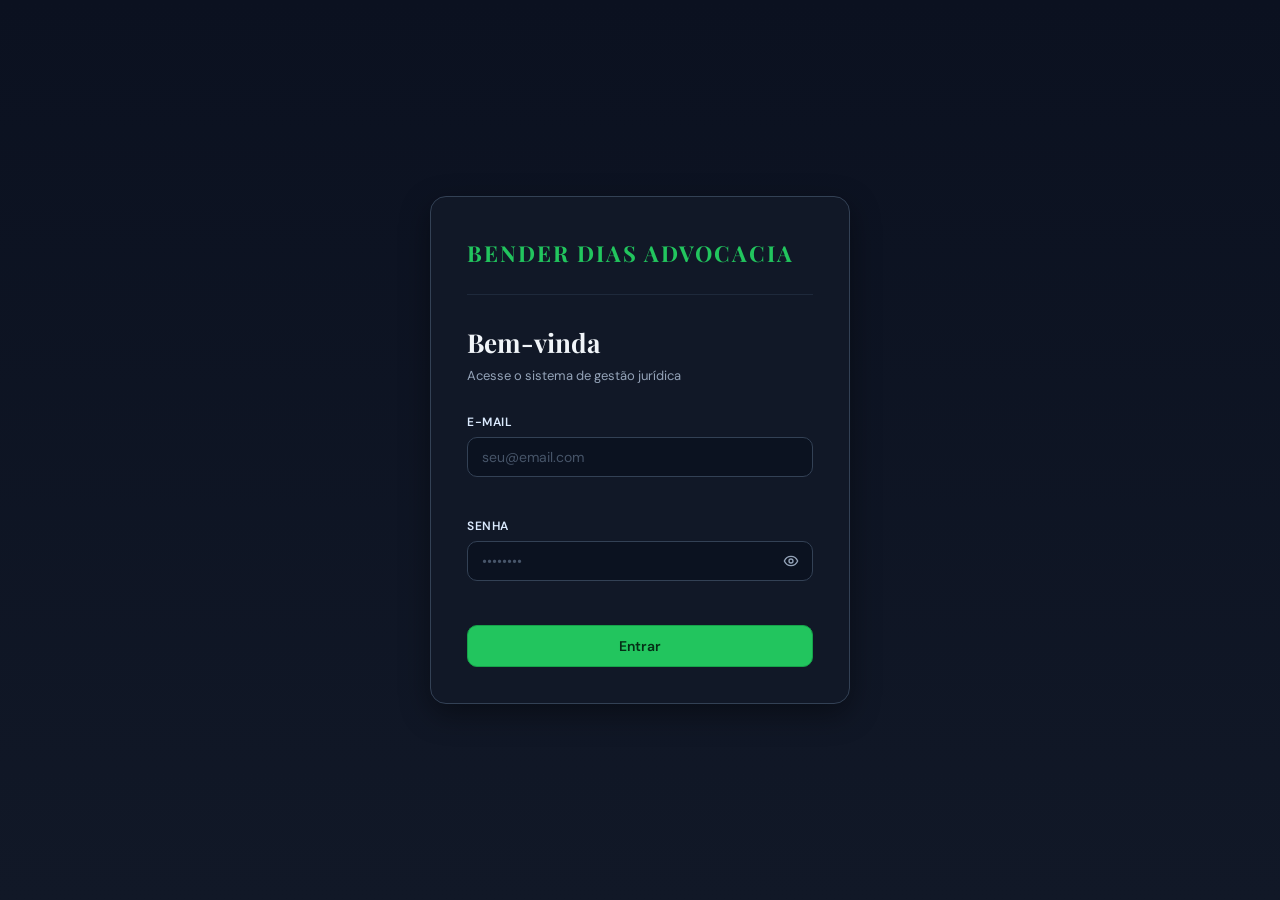
<file: src/main/resources/static/index.html>
<!DOCTYPE html>
<html lang="pt-BR">
<head>
  <meta charset="UTF-8" />
  <meta name="viewport" content="width=device-width, initial-scale=1.0" />
  <title> Bender Advocacia </title>
  <link rel="preconnect" href="https://fonts.googleapis.com" />
  <link rel="preconnect" href="https://fonts.gstatic.com" crossorigin />
  <link href="https://fonts.googleapis.com/css2?family=Playfair+Display:wght@600;700&family=DM+Sans:wght@300;400;500;600&display=swap" rel="stylesheet" />
  <link rel="stylesheet" href="css/design.css" />
</head>
<body>

  <!-- ════════════════════════════════════════
       SIDEBAR
  ════════════════════════════════════════ -->
  <aside class="sidebar">
    <div class="sidebar-brand">
      <span class="brand-text">BENDER DIAS ADVOCACIA</span>
    </div>

    <nav class="sidebar-nav">
      <button class="nav-btn active" data-page="dashboard">
        <span class="nav-icon">▣</span>
        <span>Dashboard</span>
      </button>
      <button class="nav-btn" data-page="clientes">
        <span class="nav-icon">◈</span>
        <span>Clientes</span>
      </button>
      <button class="nav-btn" data-page="processos">
        <span class="nav-icon">◉</span>
        <span>Processos</span>
      </button>
      <button class="nav-btn" data-page="financeiro">
        <span class="nav-icon">◎</span>
        <span>Financeiro</span>
      </button>
    </nav>

    <div class="sidebar-footer">
      <span>Sistema de Gestão Jurídica</span>
      <button class="btn-logout" onclick="logout()" title="Sair">⏻ Sair</button>
    </div>
  </aside>

  <!-- ════════════════════════════════════════
       CONTEÚDO PRINCIPAL — cada seção fica
       sempre no DOM, visibilidade via CSS
  ════════════════════════════════════════ -->
  <main class="content">

    <!-- ── DASHBOARD ── -->
    <section id="page-dashboard" class="page active">
      <div class="page-header">
        <h2 class="page-title">Dashboard</h2>
        <p class="page-subtitle">Visão geral do escritório</p>
      </div>

      <div class="stats-grid">
        <div class="stat-card">
          <span class="stat-label">Clientes</span>
          <strong class="stat-value" id="dash-clientes">—</strong>
        </div>
        <div class="stat-card">
          <span class="stat-label">Processos</span>
          <strong class="stat-value" id="dash-processos">—</strong>
        </div>
        <div class="stat-card accent">
          <span class="stat-label">Total Pago</span>
          <strong class="stat-value" id="dash-pago">—</strong>
        </div>
        <div class="stat-card warn">
          <span class="stat-label">Em Aberto</span>
          <strong class="stat-value" id="dash-aberto">—</strong>
        </div>
        <div class="stat-card danger">
          <span class="stat-label">Em Atraso</span>
          <strong class="stat-value" id="dash-atraso">—</strong>
        </div>
      </div>
    </section>

    <!-- ── CLIENTES ── -->
    <section id="page-clientes" class="page">
      <div class="page-header">
        <div>
          <h2 class="page-title">Clientes</h2>
          <p class="page-subtitle">Gerencie a cartela de clientes</p>
        </div>
        <button class="btn btn-primary" id="btn-novo-cliente">+ Novo Cliente</button>
      </div>

      <div class="card">
        <input
          type="text"
          id="nomeClienteBusca"
          class="search-input"
          placeholder="🔍  Buscar por nome, CPF, e-mail ou telefone…"
        />
        <table id="tabelaClientes">
          <thead>
            <tr>
              <th>Nome</th>
              <th>CPF</th>
              <th>E-mail</th>
              <th>Telefone</th>
              <th class="col-actions">Ações</th>
            </tr>
          </thead>
          <tbody id="tabelaClientes-body"></tbody>
        </table>
        <p class="empty-state" id="clientes-empty" style="display:none">Nenhum cliente encontrado.</p>
      </div>
    </section>

    <!-- ── PROCESSOS ── -->
    <section id="page-processos" class="page">
      <div class="page-header">
        <div>
          <h2 class="page-title">Processos</h2>
          <p class="page-subtitle">Acompanhe todos os processos ativos</p>
        </div>
        <button class="btn btn-primary" id="btn-novo-processo">+ Novo Processo</button>
      </div>

      <div class="card">
        <input
          type="text"
          id="buscaProcessoInput"
          class="search-input"
          placeholder="🔍  Buscar por número, descrição ou cliente…"
        />
        <table id="tabelaProcessos">
          <thead>
            <tr>
              <th>Número</th>
              <th>Descrição</th>
              <th>Data</th>
              <th>Situação</th>
              <th>Cliente</th>
              <th class="col-actions">Ações</th>
            </tr>
          </thead>
          <tbody id="tabelaProcessos-body"></tbody>
        </table>
        <p class="empty-state" id="processos-empty" style="display:none">Nenhum processo encontrado.</p>
      </div>
    </section>

    <!-- ── FINANCEIRO ── -->
    <section id="page-financeiro" class="page">
      <div class="page-header">
        <h2 class="page-title">Financeiro</h2>
        <p class="page-subtitle">Controle de pagamentos e parcelas</p>
      </div>

      <!-- Abas Financeiro -->
      <div class="tab-bar">
        <button class="tab-btn active" id="tab-pagamentos">Pagamentos</button>
        <button class="tab-btn" id="tab-parcelas">Parcelas</button>
      </div>

      <!-- Painel: Pagamentos -->
      <div id="painel-pagamentos" class="tab-panel active">
        <div class="finance-stats">
          <div class="stat-card accent">
            <span class="stat-label">Total Pago</span>
            <strong class="stat-value" id="totalPago">R$ 0,00</strong>
          </div>
          <div class="stat-card warn">
            <span class="stat-label">Em Aberto</span>
            <strong class="stat-value" id="totalEmAberto">R$ 0,00</strong>
          </div>
          <div class="stat-card danger">
            <span class="stat-label">Em Atraso</span>
            <strong class="stat-value" id="totalEmAtraso">R$ 0,00</strong>
          </div>
        </div>

        <div class="card">
          <div class="card-toolbar">
            <input
              type="text"
              id="buscaPagamentoInput"
              class="search-input"
              placeholder="🔍  Buscar por status, processo ou cliente…"
            />
            <button class="btn btn-primary" id="btn-novo-pagamento">+ Novo Pagamento</button>
          </div>

          <table id="tabelaPagamentos">
            <thead>
              <tr>
                <th>Status</th>
                <th>Nº Processo</th>
                <th>Descrição</th>
                <th>Data</th>
                <th>Cliente</th>
                <th>Valor</th>
                <th class="col-actions">Ações</th>
              </tr>
            </thead>
            <tbody id="tabelaPagamentos-body"></tbody>
          </table>
          <p class="empty-state" id="pagamentos-empty" style="display:none">Nenhum pagamento encontrado.</p>
        </div>
      </div>

      <!-- Painel: Parcelas -->
      <div id="painel-parcelas" class="tab-panel">
        <div class="card">
          <input
            type="text"
            id="buscaParcelaInput"
            class="search-input"
            placeholder="🔍  Buscar por status, processo ou cliente…"
          />
          <table id="tabelaParcelas">
            <thead>
              <tr>
                <th>Status</th>
                <th>Processo</th>
                <th>Cliente</th>
                <th>Data</th>
                <th>Valor</th>
                <th class="col-actions">Ações</th>
              </tr>
            </thead>
            <tbody id="tabelaParcelas-body"></tbody>
          </table>
          <p class="empty-state" id="parcelas-empty" style="display:none">Nenhuma parcela encontrada.</p>
        </div>
      </div>
    </section>

  </main><!-- /content -->


  <!-- ═══════════════════════════════════════════════════════
       MODAIS  — sempre no DOM, nunca recriados dinamicamente
  ═══════════════════════════════════════════════════════ -->

  <!-- Modal: Cliente -->
  <div id="modalCliente" class="modal-overlay" role="dialog" aria-modal="true" aria-labelledby="modalCliente-title">
    <div class="modal-card">
      <h3 class="modal-title" id="modalCliente-title">Novo Cliente</h3>
      <input type="hidden" id="clienteId" />

      <div class="form-grid">
        <div class="field full">
          <label for="clienteNome">Nome completo <span class="required">*</span></label>
          <input id="clienteNome" type="text" placeholder="Ex.: Maria da Silva" />
        </div>
        <div class="field">
          <label for="clienteCPF">CPF</label>
          <input id="clienteCPF" type="text" placeholder="000.000.000-00" maxlength="14" />
        </div>
        <div class="field">
          <label for="clienteTelefone">Telefone</label>
          <input id="clienteTelefone" type="text" placeholder="(00) 00000-0000" maxlength="15" />
        </div>
        <div class="field full">
          <label for="clienteEmail">E-mail</label>
          <input id="clienteEmail" type="email" placeholder="email@exemplo.com" />
        </div>
      </div>

      <div class="modal-actions">
        <button class="btn btn-ghost" id="btn-cancelar-cliente">Cancelar</button>
        <button class="btn btn-primary" id="btn-salvar-cliente">Salvar</button>
      </div>
    </div>
  </div>

  <!-- Modal: Processo -->
  <div id="modalProcesso" class="modal-overlay" role="dialog" aria-modal="true" aria-labelledby="modalProcesso-title">
    <div class="modal-card">
      <h3 class="modal-title" id="modalProcesso-title">Novo Processo</h3>
      <input type="hidden" id="processoId" />

      <div class="form-grid">
        <div class="field">
          <label for="procNumero">Número <span class="required">*</span></label>
          <input id="procNumero" type="text" placeholder="Ex.: 0001234-56.2024" />
        </div>
        <div class="field">
          <label for="procData">Data</label>
          <input id="procData" type="date" />
        </div>
        <div class="field full">
          <label for="procClienteId">Cliente <span class="required">*</span></label>
          <select id="procClienteId">
            <option value="">Selecione um cliente…</option>
          </select>
        </div>
        <div class="field full">
          <label for="procDescricao">Descrição</label>
          <input id="procDescricao" type="text" placeholder="Breve descrição do processo" />
        </div>
        <div class="field full">
          <label for="procSituacao">Situação</label>
          <input id="procSituacao" type="text" placeholder="Ex.: Em andamento" />
        </div>
      </div>

      <div class="modal-actions">
        <button class="btn btn-ghost" id="btn-cancelar-processo">Cancelar</button>
        <button class="btn btn-primary" id="btn-salvar-processo">Salvar</button>
      </div>
    </div>
  </div>

  <!-- Modal: Pagamento (passo 1) -->
  <div id="modalPagamento" class="modal-overlay" role="dialog" aria-modal="true" aria-labelledby="modalPagamento-title">
    <div class="modal-card">
      <h3 class="modal-title" id="modalPagamento-title">Novo Pagamento</h3>
      <input type="hidden" id="pagamentoId" />

      <div class="form-grid">
        <div class="field full">
          <label for="pagProcessoInput">Processo <span class="required">*</span></label>
          <input id="pagProcessoInput" type="text" list="pagProcessoList" placeholder="Digite o nome do cliente ou número…" autocomplete="off" />
          <datalist id="pagProcessoList"></datalist>
          <input type="hidden" id="pagProcesso" />
        </div>
        <div class="field">
          <label for="pagValorTotal">Valor total <span class="required">*</span></label>
          <input id="pagValorTotal" type="number" min="0" step="0.01" placeholder="0,00" />
        </div>
        <div class="field">
          <label for="pagQtdParcelas">Qtd. parcelas <span class="required">*</span></label>
          <input id="pagQtdParcelas" type="number" min="1" placeholder="1" />
        </div>
        <div class="field full">
          <label for="pagStatus">Status</label>
          <select id="pagStatus">
            <option value="AGUARDANDO_PAGAMENTO">Aguardando Pagamento</option>
            <option value="PAGO">Pago</option>
            <option value="EM_ATRASO">Em Atraso</option>
          </select>
        </div>
      </div>

      <div class="modal-actions">
        <button class="btn btn-ghost" id="btn-cancelar-pagamento">Cancelar</button>
        <button class="btn btn-primary" id="btn-avancar-pagamento">Avançar →</button>
      </div>
    </div>
  </div>

  <!-- Modal: Parcelas do Pagamento (passo 2) -->
  <div id="modalParcelas" class="modal-overlay" role="dialog" aria-modal="true" aria-labelledby="modalParcelas-title">
    <div class="modal-card modal-card--wide">
      <h3 class="modal-title" id="modalParcelas-title">Definir Parcelas</h3>
      <p class="modal-subtitle">Informe o valor e a data de cada parcela.</p>
      <div id="parcelasContainer" class="parcelas-grid"></div>
      <div class="modal-actions">
        <button class="btn btn-ghost" id="btn-voltar-pagamento">← Voltar</button>
        <button class="btn btn-primary" id="btn-salvar-pagamento">Salvar Pagamento</button>
      </div>
    </div>
  </div>

  <!-- Modal: Editar Parcela -->
  <div id="modalParcela" class="modal-overlay" role="dialog" aria-modal="true" aria-labelledby="modalParcela-title">
    <div class="modal-card">
      <h3 class="modal-title" id="modalParcela-title">Editar Parcela</h3>
      <input type="hidden" id="parcelaId" />

      <div class="form-grid">
        <div class="field">
          <label for="parcelaValor">Valor</label>
          <input id="parcelaValor" type="number" min="0" step="0.01" placeholder="0,00" />
        </div>
        <div class="field">
          <label for="parcelaData">Data</label>
          <input id="parcelaData" type="date" />
        </div>
        <div class="field full">
          <label for="parcelaStatus">Status</label>
          <select id="parcelaStatus">
            <option value="AGUARDANDO_PAGAMENTO">Aguardando Pagamento</option>
            <option value="PAGO">Pago</option>
            <option value="EM_ATRASO">Em Atraso</option>
          </select>
        </div>
      </div>

      <div class="modal-actions">
        <button class="btn btn-ghost" id="btn-cancelar-parcela">Cancelar</button>
        <button class="btn btn-primary" id="btn-salvar-parcela">Salvar</button>
      </div>
    </div>
  </div>

  <!-- Toast de feedback -->
  <div id="toast" class="toast" role="status" aria-live="polite"></div>

  <script src="js/script.js"></script>
</body>
</html>
</file>
<file: src/main/resources/static/css/design.css>
/* ═══════════════════════════════════════════════════
   ADEVE — Gestão de Advocacia
   Design: dark slate (inspirado em gerador_formulario)
   tipografia Playfair Display + DM Sans
═══════════════════════════════════════════════════ */

/* ── Tokens ── */
:root {
  --bg:           #0b1120;
  --bg-2:         #0b1220;
  --panel:        #111827;
  --panel-2:      #1f2937;
  --border:       #334155;
  --border-soft:  #1e293b;

  --wine:         #22c55e;       /* accent primário: verde */
  --wine-light:   #16a34a;       /* hover do accent */
  --wine-dark:    #052e16;
  --wine-faint:   rgba(34, 197, 94, 0.12);

  --gold:         #e5e7eb;       /* textos de destaque: branco suave */
  --gold-light:   #f1f5f9;
  --gold-faint:   rgba(229, 231, 235, 0.08);

  --text:         #e5e7eb;
  --text-muted:   #94a3b8;
  --text-dim:     #475569;

  --green:        #22c55e;
  --green-faint:  rgba(34, 197, 94, 0.15);
  --amber:        #f59e0b;
  --amber-faint:  rgba(245, 158, 11, 0.15);
  --red:          #ef4444;
  --red-faint:    rgba(239, 68, 68, 0.15);

  --radius:       10px;
  --radius-lg:    16px;
  --shadow:       0 10px 30px rgba(0,0,0,0.4);
  --shadow-sm:    0 2px 10px rgba(0,0,0,0.25);

  --sidebar-w:    230px;
  --transition:   0.2s ease;
}

/* ── Reset ── */
*, *::before, *::after { box-sizing: border-box; margin: 0; padding: 0; }

html { scroll-behavior: smooth; }

body {
  font-family: 'DM Sans', sans-serif;
  font-size: 14px;
  background: linear-gradient(180deg, #0b1120 0%, #111827 100%);
  background-attachment: fixed;
  color: var(--text);
  display: flex;
  min-height: 100vh;
  line-height: 1.5;
}

/* ════════════════════════════════
   SIDEBAR
════════════════════════════════ */
.sidebar {
  width: var(--sidebar-w);
  min-height: 100vh;
  background: var(--panel);
  border-right: 1px solid var(--border);
  display: flex;
  flex-direction: column;
  padding: 28px 16px 20px;
  position: fixed;
  top: 0; left: 0; bottom: 0;
  z-index: 100;
}

.sidebar-brand {
  display: flex;
  align-items: center;
  gap: 10px;
  padding: 0 8px 28px;
  border-bottom: 1px solid var(--border-soft);
  margin-bottom: 20px;
}

.brand-icon {
  font-size: 20px;
  color: var(--green);
}

.brand-text {
  font-family: 'Playfair Display', serif;
  font-size: 22px;
  font-weight: 700;
  color: var(--green);
  letter-spacing: 2px;
}

.sidebar-nav {
  display: flex;
  flex-direction: column;
  gap: 4px;
  flex: 1;
}

.nav-btn {
  display: flex;
  align-items: center;
  gap: 10px;
  width: 100%;
  padding: 10px 12px;
  background: transparent;
  border: 1px solid transparent;
  border-radius: var(--radius);
  color: var(--text-muted);
  font-family: 'DM Sans', sans-serif;
  font-size: 13.5px;
  font-weight: 500;
  cursor: pointer;
  text-align: left;
  transition: all var(--transition);
}

.nav-btn .nav-icon {
  font-size: 15px;
  min-width: 18px;
  text-align: center;
  transition: color var(--transition);
}

.nav-btn:hover {
  background: var(--wine-faint);
  color: var(--text);
  border-color: var(--border);
}

.nav-btn.active {
  background: var(--wine-faint);
  border-color: var(--green);
  color: var(--gold-light);
  font-weight: 600;
}

.nav-btn.active .nav-icon { color: var(--green); }

.sidebar-footer {
  padding-top: 20px;
  border-top: 1px solid var(--border-soft);
  font-size: 11px;
  color: var(--text-dim);
  text-align: center;
  letter-spacing: 0.5px;
  display: flex;
  flex-direction: column;
  gap: 10px;
  align-items: center;
}

.btn-logout {
  background: transparent;
  border: 1px solid var(--border);
  border-radius: var(--radius);
  color: var(--text-muted);
  font-family: 'DM Sans', sans-serif;
  font-size: 12px;
  padding: 6px 14px;
  cursor: pointer;
  transition: all var(--transition);
  width: 100%;
}

.btn-logout:hover {
  background: var(--red-faint);
  border-color: var(--red);
  color: var(--red);
}

/* ════════════════════════════════
   CONTEÚDO PRINCIPAL
════════════════════════════════ */
.content {
  margin-left: var(--sidebar-w);
  padding: 32px 36px;
  flex: 1;
  min-height: 100vh;
}

/* ── Páginas ── */
.page { display: none; }
.page.active { display: block; animation: fadeIn 0.25s ease; }

@keyframes fadeIn {
  from { opacity: 0; transform: translateY(6px); }
  to   { opacity: 1; transform: translateY(0); }
}

/* ── Cabeçalho de página ── */
.page-header {
  display: flex;
  justify-content: space-between;
  align-items: flex-start;
  margin-bottom: 28px;
  gap: 16px;
}

.page-title {
  font-family: 'Playfair Display', serif;
  font-size: 26px;
  font-weight: 700;
  color: var(--gold-light);
  line-height: 1.2;
}

.page-subtitle {
  font-size: 13px;
  color: var(--text-muted);
  margin-top: 4px;
}

/* ════════════════════════════════
   CARDS / PAINÉIS
════════════════════════════════ */
.card {
  background: var(--panel);
  border: 1px solid var(--border);
  border-radius: var(--radius-lg);
  padding: 20px 22px;
  box-shadow: var(--shadow-sm);
  overflow-x: auto;
}

/* ── Stats ── */
.stats-grid,
.finance-stats {
  display: flex;
  flex-wrap: wrap;
  gap: 14px;
  margin-bottom: 24px;
}

.stat-card {
  background: var(--panel);
  border: 1px solid var(--border);
  border-radius: var(--radius-lg);
  padding: 18px 22px;
  min-width: 160px;
  flex: 1;
  box-shadow: var(--shadow-sm);
  transition: border-color var(--transition);
}
.stat-card:hover { border-color: var(--wine-light); }

.stat-card.accent  { border-top: 3px solid var(--green); }
.stat-card.warn    { border-top: 3px solid var(--amber); }
.stat-card.danger  { border-top: 3px solid var(--red); }

.stat-label {
  display: block;
  font-size: 11px;
  text-transform: uppercase;
  letter-spacing: 1px;
  color: var(--text-muted);
  margin-bottom: 8px;
}

.stat-value {
  font-family: 'Playfair Display', serif;
  font-size: 24px;
  font-weight: 600;
  color: var(--text);
}

/* ════════════════════════════════
   TABELAS
════════════════════════════════ */
table {
  width: 100%;
  border-collapse: collapse;
  margin-top: 14px;
}

thead tr {
  border-bottom: 1px solid var(--border);
}

th {
  padding: 10px 12px;
  text-align: left;
  font-size: 11px;
  font-weight: 600;
  text-transform: uppercase;
  letter-spacing: 0.8px;
  color: var(--text-muted);
  white-space: nowrap;
}

td {
  padding: 11px 12px;
  border-bottom: 1px solid var(--border-soft);
  font-size: 13.5px;
  color: var(--text);
  vertical-align: middle;
}

tbody tr:last-child td { border-bottom: none; }

tbody tr {
  transition: background var(--transition);
}

tbody tr:hover { background: var(--wine-faint); }

.col-actions { width: 80px; text-align: center; }
td.col-actions { text-align: center; }

/* Badges de status */
.badge {
  display: inline-block;
  padding: 3px 10px;
  border-radius: 20px;
  font-size: 11px;
  font-weight: 600;
  letter-spacing: 0.3px;
}
.badge-pago    { background: var(--green-faint); color: var(--green); border: 1px solid var(--green); }
.badge-aberto  { background: var(--amber-faint); color: var(--amber); border: 1px solid var(--amber); }
.badge-atraso  { background: var(--red-faint);   color: var(--red);   border: 1px solid var(--red); }

/* ════════════════════════════════
   PESQUISA + TOOLBAR
════════════════════════════════ */
.card-toolbar {
  display: flex;
  gap: 12px;
  align-items: center;
  flex-wrap: wrap;
}

.card-toolbar .search-input { flex: 1; margin: 0; }

.search-input {
  width: 100%;
  background: var(--bg-2);
  border: 1px solid var(--border);
  border-radius: var(--radius);
  padding: 9px 14px;
  color: var(--text);
  font-family: 'DM Sans', sans-serif;
  font-size: 13.5px;
  outline: none;
  transition: border-color var(--transition), box-shadow var(--transition);
  margin-bottom: 2px;
}
.search-input:focus {
  border-color: var(--green);
  box-shadow: 0 0 0 3px rgba(34, 197, 94, 0.15);
}
.search-input::placeholder { color: var(--text-dim); }

/* ════════════════════════════════
   ABAS (FINANCEIRO)
════════════════════════════════ */
.tab-bar {
  display: flex;
  gap: 6px;
  margin-bottom: 22px;
  border-bottom: 1px solid var(--border);
  padding-bottom: 0;
}

.tab-btn {
  background: transparent;
  border: none;
  border-bottom: 2px solid transparent;
  padding: 8px 18px;
  color: var(--text-muted);
  font-family: 'DM Sans', sans-serif;
  font-size: 14px;
  font-weight: 500;
  cursor: pointer;
  transition: all var(--transition);
  margin-bottom: -1px;
}
.tab-btn:hover { color: var(--text); }
.tab-btn.active {
  color: var(--green);
  border-bottom-color: var(--green);
  font-weight: 600;
}

.tab-panel { display: none; }
.tab-panel.active { display: block; animation: fadeIn 0.2s ease; }

/* ════════════════════════════════
   BOTÕES
════════════════════════════════ */
.btn {
  display: inline-flex;
  align-items: center;
  gap: 6px;
  padding: 9px 18px;
  border: none;
  border-radius: var(--radius);
  font-family: 'DM Sans', sans-serif;
  font-size: 13.5px;
  font-weight: 600;
  cursor: pointer;
  transition: all var(--transition);
  white-space: nowrap;
  text-decoration: none;
}

.btn-primary {
  background: var(--green);
  color: #052e16;
  border: 1px solid var(--wine-light);
}
.btn-primary:hover {
  background: var(--wine-light);
  color: #fff;
  box-shadow: 0 0 0 3px var(--wine-faint);
}

.btn-ghost {
  background: transparent;
  color: var(--text-muted);
  border: 1px solid var(--border);
}
.btn-ghost:hover {
  background: var(--panel-2);
  color: var(--text);
}

.btn-icon {
  background: transparent;
  border: none;
  padding: 4px 6px;
  border-radius: 6px;
  cursor: pointer;
  font-size: 16px;
  line-height: 1;
  transition: background var(--transition);
}
.btn-icon:hover { background: var(--panel-2); }
.btn-icon.del:hover { background: var(--red-faint); }

/* ════════════════════════════════
   MODAIS
════════════════════════════════ */
.modal-overlay {
  position: fixed;
  inset: 0;
  background: rgba(0, 0, 0, 0.65);
  backdrop-filter: blur(4px);
  display: none;
  align-items: center;
  justify-content: center;
  z-index: 500;
  padding: 20px;
}

.modal-overlay.open {
  display: flex;
  animation: fadeIn 0.18s ease;
}

.modal-card {
  background: var(--panel);
  border: 1px solid var(--border);
  border-radius: var(--radius-lg);
  padding: 28px 30px;
  width: 100%;
  max-width: 440px;
  box-shadow: var(--shadow);
  max-height: 90vh;
  overflow-y: auto;
}

.modal-card--wide { max-width: 560px; }

.modal-title {
  font-family: 'Playfair Display', serif;
  font-size: 20px;
  font-weight: 700;
  color: var(--text);
  margin-bottom: 6px;
}

.modal-subtitle {
  font-size: 13px;
  color: var(--text-muted);
  margin-bottom: 20px;
}

.modal-actions {
  display: flex;
  justify-content: flex-end;
  gap: 10px;
  margin-top: 22px;
  padding-top: 16px;
  border-top: 1px solid var(--border-soft);
}

/* ════════════════════════════════
   FORMULÁRIOS (dentro de modais)
════════════════════════════════ */
.form-grid {
  display: grid;
  grid-template-columns: 1fr 1fr;
  gap: 14px;
  margin-top: 20px;
}

.field { display: flex; flex-direction: column; gap: 5px; }
.field.full { grid-column: 1 / -1; }

.field label {
  font-size: 12px;
  font-weight: 600;
  color: #dbeafe;
  text-transform: uppercase;
  letter-spacing: 0.5px;
}

.required { color: var(--red); }

.field input,
.field select,
.field textarea {
  background: var(--bg-2);
  border: 1px solid var(--border);
  border-radius: var(--radius);
  padding: 9px 12px;
  color: var(--text);
  font-family: 'DM Sans', sans-serif;
  font-size: 13.5px;
  outline: none;
  transition: border-color var(--transition), box-shadow var(--transition);
  width: 100%;
}

.field input:focus,
.field select:focus,
.field textarea:focus {
  border-color: var(--green);
  box-shadow: 0 0 0 3px rgba(34, 197, 94, 0.15);
}

.field select {
  appearance: none;
  background-image: url("data:image/svg+xml,%3Csvg xmlns='http://www.w3.org/2000/svg' width='12' height='8' viewBox='0 0 12 8'%3E%3Cpath d='M1 1l5 5 5-5' stroke='%239a8a8d' stroke-width='1.5' fill='none' stroke-linecap='round'/%3E%3C/svg%3E");
  background-repeat: no-repeat;
  background-position: right 12px center;
  padding-right: 32px;
}

/* Parcelas */
.parcelas-grid {
  display: flex;
  flex-direction: column;
  gap: 10px;
  max-height: 340px;
  overflow-y: auto;
  padding-right: 4px;
  margin-top: 8px;
}

.parcela-row {
  display: grid;
  grid-template-columns: 1fr 1fr;
  gap: 10px;
  padding: 12px;
  background: var(--bg-2);
  border: 1px solid var(--border-soft);
  border-radius: var(--radius);
}

.parcela-row label {
  font-size: 11px;
  color: var(--text-muted);
  display: block;
  margin-bottom: 4px;
  text-transform: uppercase;
  letter-spacing: 0.5px;
}

.parcela-row input {
  width: 100%;
  background: var(--panel);
  border: 1px solid var(--border);
  border-radius: 6px;
  padding: 7px 10px;
  color: var(--text);
  font-size: 13px;
  font-family: 'DM Sans', sans-serif;
  outline: none;
}

.parcela-row input:focus {
  border-color: var(--green);
  box-shadow: 0 0 0 2px rgba(34, 197, 94, 0.15);
}

.parcela-index {
  font-size: 11px;
  color: var(--text-dim);
  grid-column: 1 / -1;
  margin-bottom: -4px;
}

/* ════════════════════════════════
   TOAST
════════════════════════════════ */
.toast {
  position: fixed;
  bottom: 28px;
  right: 28px;
  background: var(--panel-2);
  border: 1px solid var(--border);
  border-left: 4px solid var(--green);
  border-radius: var(--radius);
  padding: 12px 20px;
  font-size: 13.5px;
  color: var(--text);
  box-shadow: var(--shadow);
  z-index: 900;
  opacity: 0;
  transform: translateY(8px);
  transition: opacity 0.22s ease, transform 0.22s ease;
  pointer-events: none;
  max-width: 340px;
}

.toast.show {
  opacity: 1;
  transform: translateY(0);
}
.toast.success { border-left-color: var(--green); }
.toast.error   { border-left-color: var(--red); }

/* ════════════════════════════════
   UTILITÁRIOS
════════════════════════════════ */
.empty-state {
  text-align: center;
  padding: 32px;
  color: var(--text-dim);
  font-size: 13px;
}

/* Scrollbar customizada */
::-webkit-scrollbar { width: 6px; height: 6px; }
::-webkit-scrollbar-track { background: var(--bg); }
::-webkit-scrollbar-thumb { background: var(--border); border-radius: 4px; }
::-webkit-scrollbar-thumb:hover { background: var(--green); }

/* ════════════════════════════════
   LOGIN PAGE
════════════════════════════════ */
.login-body {
  display: flex;
  min-height: 100vh;
  align-items: center;
  justify-content: center;
  background: linear-gradient(180deg, #0b1120 0%, #111827 100%);
  background-attachment: fixed;
}

.login-wrapper {
  width: 100%;
  padding: 24px;
  display: flex;
  justify-content: center;
  animation: fadeIn 0.35s ease both;
}

.login-card {
  width: 100%;
  max-width: 420px;
  background: var(--panel);
  border: 1px solid var(--border);
  border-radius: var(--radius-lg);
  padding: 40px 36px 36px;
  box-shadow: var(--shadow);
}

.login-brand {
  display: flex;
  align-items: center;
  gap: 10px;
  margin-bottom: 28px;
  padding-bottom: 24px;
  border-bottom: 1px solid var(--border-soft);
}

.login-title {
  font-family: 'Playfair Display', serif;
  font-size: 26px;
  font-weight: 700;
  color: var(--gold-light);
  margin-bottom: 4px;
}

.login-subtitle {
  font-size: 13px;
  color: var(--text-muted);
  margin-bottom: 28px;
}

/* Fields */
.login-field {
  display: flex;
  flex-direction: column;
  gap: 6px;
  margin-bottom: 18px;
}

.login-field label {
  font-size: 12px;
  font-weight: 600;
  color: #dbeafe;
  text-transform: uppercase;
  letter-spacing: 0.5px;
}

.login-field input {
  background: var(--bg-2);
  border: 1px solid var(--border);
  border-radius: var(--radius);
  padding: 10px 14px;
  color: var(--text);
  font-family: 'DM Sans', sans-serif;
  font-size: 14px;
  outline: none;
  width: 100%;
  transition: border-color var(--transition), box-shadow var(--transition);
}

.login-field input:focus {
  border-color: var(--green);
  box-shadow: 0 0 0 3px rgba(34, 197, 94, 0.15);
}

.login-field input::placeholder { color: var(--text-dim); }

.login-field.has-error input {
  border-color: var(--red);
  box-shadow: 0 0 0 3px rgba(239, 68, 68, 0.12);
}

.login-field-error {
  font-size: 12px;
  color: var(--red);
  min-height: 16px;
  opacity: 0;
  transition: opacity var(--transition);
}

.login-field.has-error .login-field-error { opacity: 1; }

/* Password toggle */
.login-input-wrap {
  position: relative;
  display: flex;
  align-items: center;
}

.login-input-wrap input { padding-right: 40px; }

.login-toggle-pw {
  position: absolute;
  right: 10px;
  background: none;
  border: none;
  cursor: pointer;
  color: var(--text-muted);
  padding: 4px;
  display: flex;
  align-items: center;
  transition: color var(--transition);
}

.login-toggle-pw:hover { color: var(--green); }

/* Alert */
.login-alert {
  display: none;
  padding: 10px 14px;
  border-radius: var(--radius);
  font-size: 13px;
  background: var(--red-faint);
  border: 1px solid rgba(239, 68, 68, 0.3);
  color: var(--red);
  margin-bottom: 16px;
  text-align: center;
}

.login-alert.visible {
  display: block;
  animation: fadeIn 0.2s ease both;
}

/* Submit button */
.login-btn {
  width: 100%;
  justify-content: center;
  padding: 11px;
  font-size: 14px;
  position: relative;
  margin-top: 4px;
}

.login-btn:disabled {
  opacity: 0.6;
  cursor: not-allowed;
}

.login-btn-spinner {
  display: none;
  position: absolute;
  width: 16px; height: 16px;
  border: 2px solid rgba(5, 46, 22, 0.3);
  border-top-color: #052e16;
  border-radius: 50%;
  animation: spin 0.7s linear infinite;
}

.login-btn.loading .login-btn-label { opacity: 0; }
.login-btn.loading .login-btn-spinner { display: inline-block; }

@keyframes spin {
  to { transform: rotate(360deg); }
}
</file>
